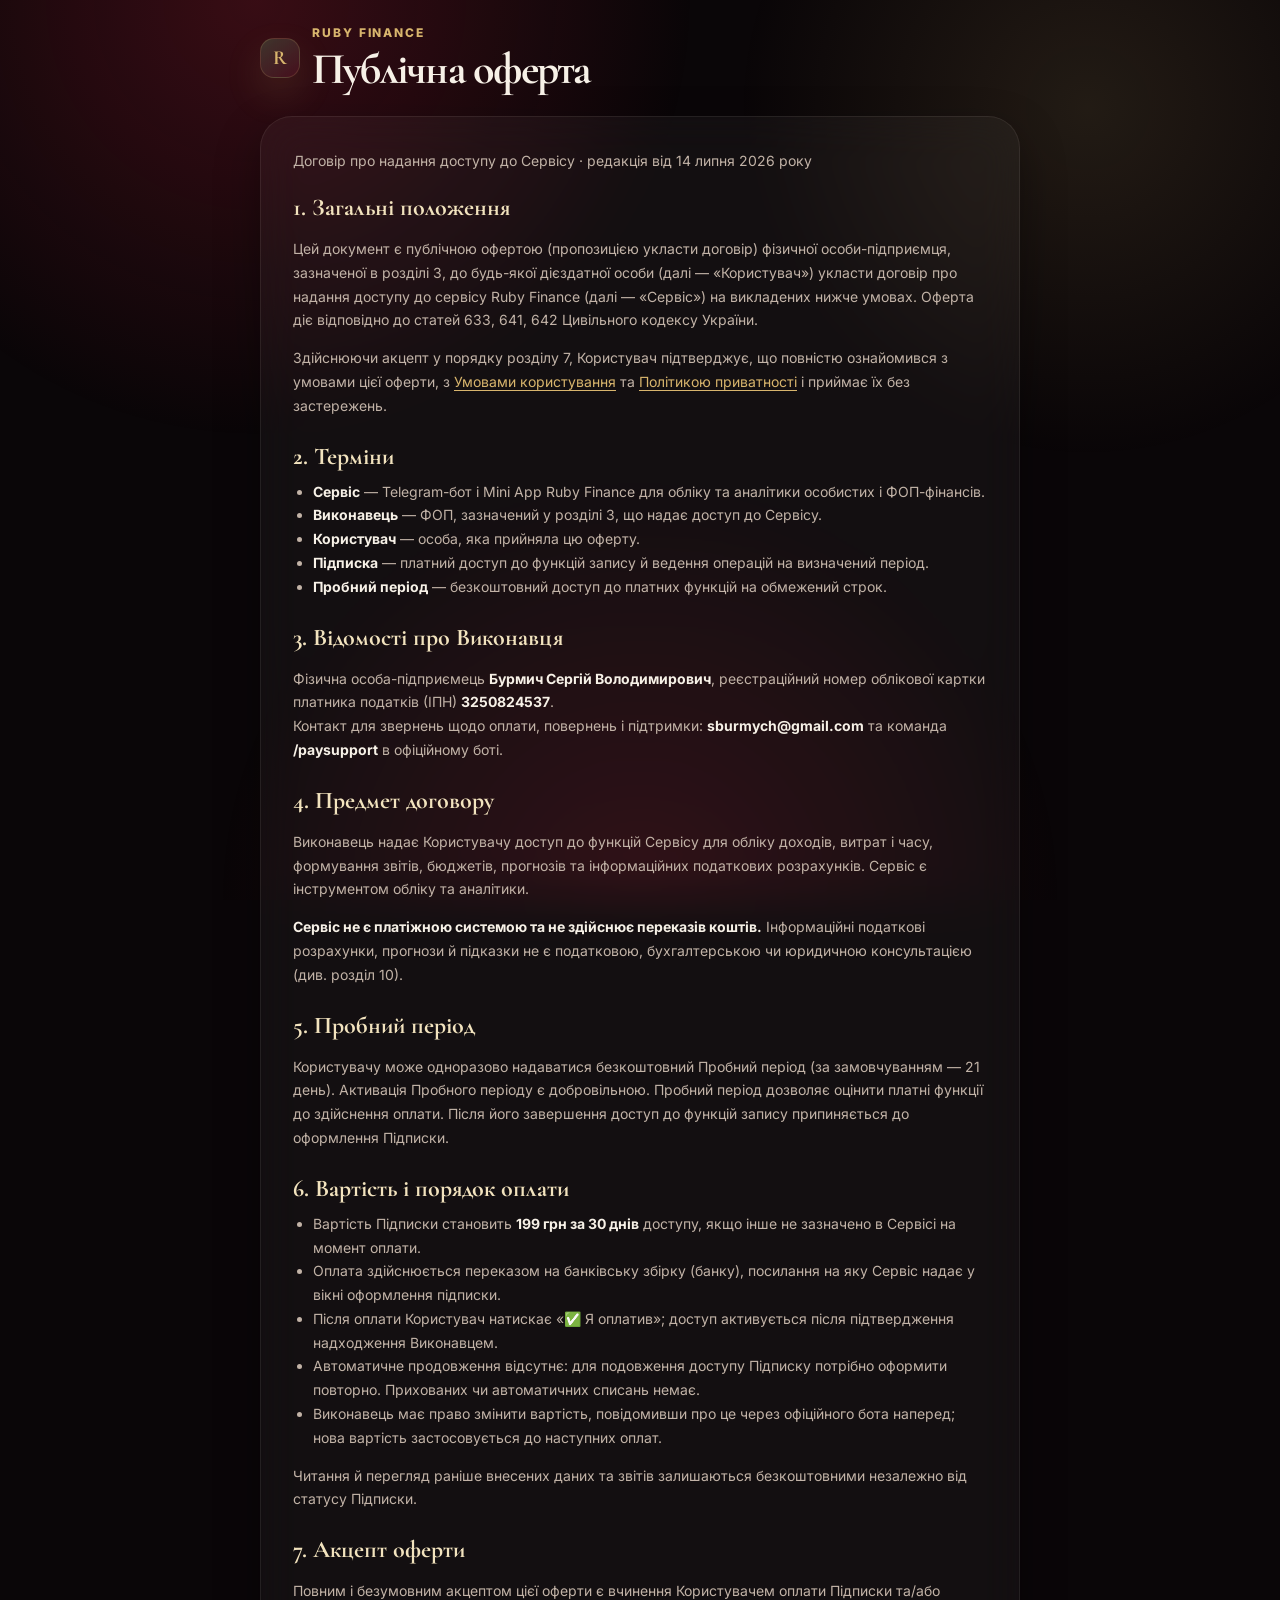
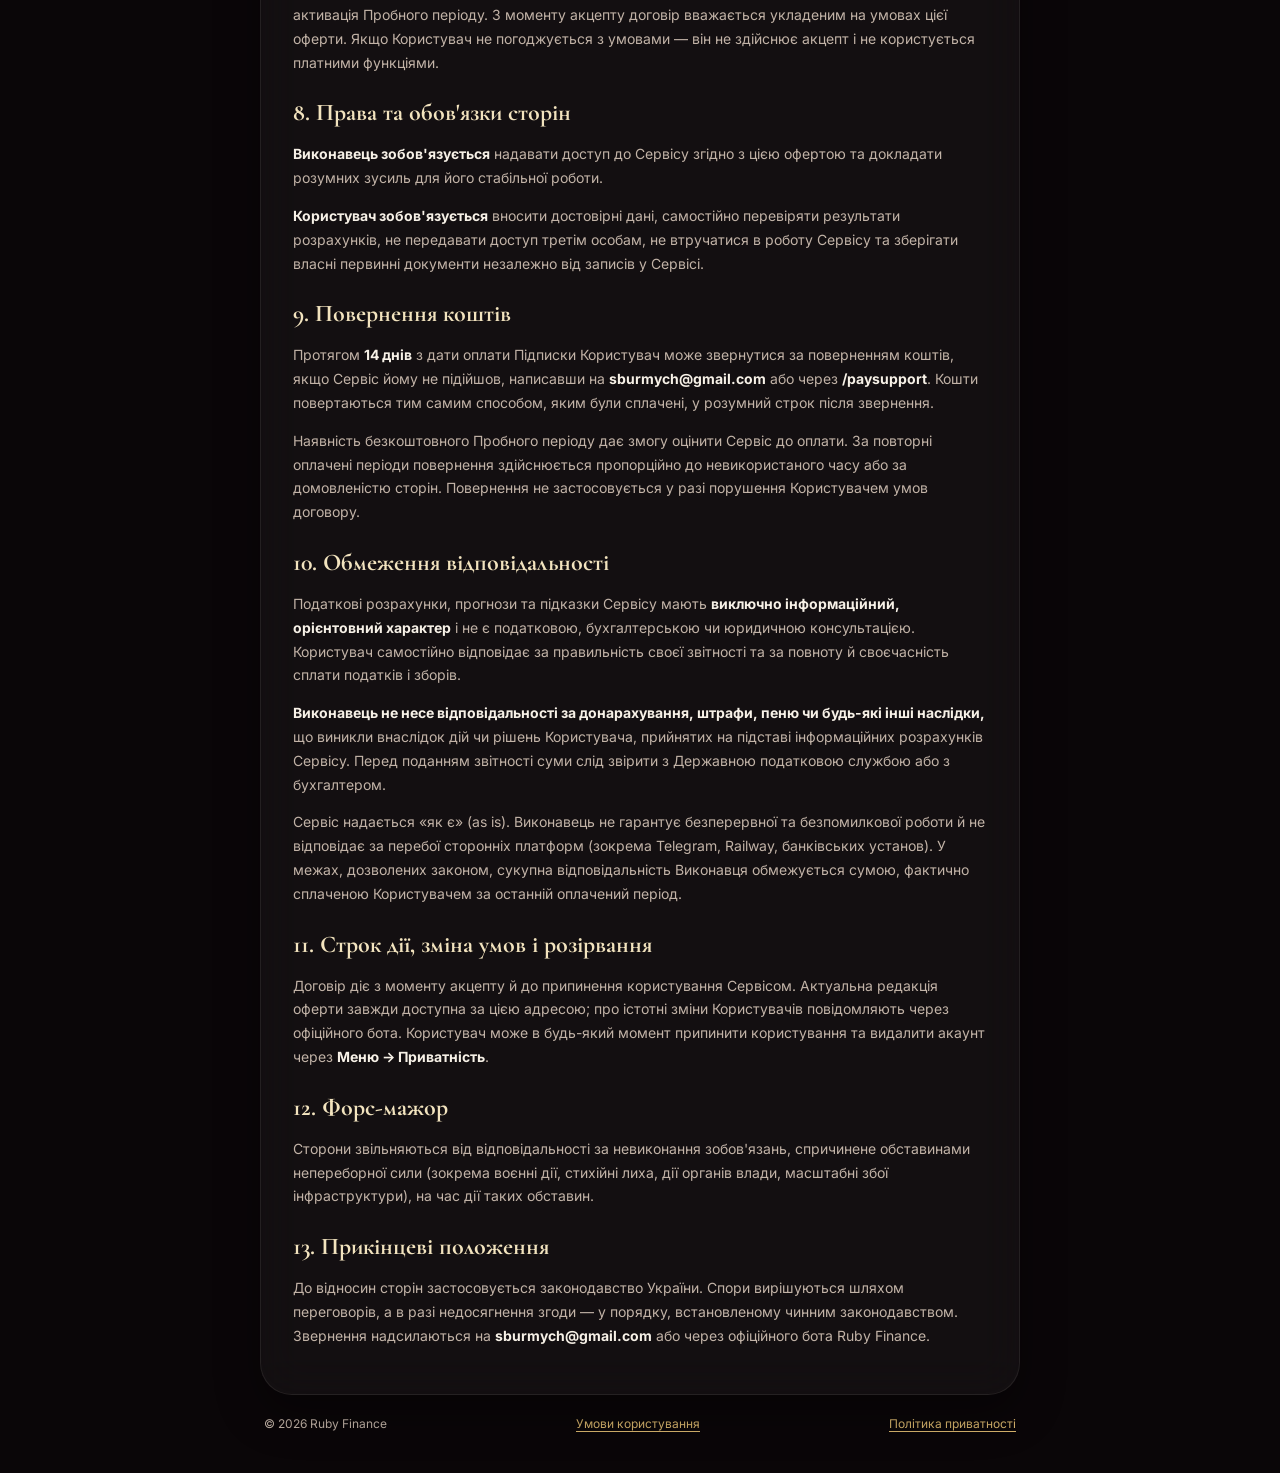
<file: miniapp/offer.html>
<!doctype html>
<html lang="uk" data-theme="dark">
<head>
  <meta charset="utf-8" />
  <meta name="viewport" content="width=device-width, initial-scale=1, viewport-fit=cover" />
  <meta name="theme-color" content="#0A0608" />
  <title>Публічна оферта — Ruby Finance</title>
  <link rel="preconnect" href="https://fonts.googleapis.com" />
  <link rel="preconnect" href="https://fonts.gstatic.com" crossorigin />
  <link href="https://fonts.googleapis.com/css2?family=Cormorant+Garamond:wght@500;600;700&family=Inter:wght@500;600;700;800&display=swap" rel="stylesheet" />
  <link rel="stylesheet" href="./css/tokens.css" />
  <link rel="stylesheet" href="./css/components.css" />
  <link rel="stylesheet" href="./css/legal.css" />
</head>
<body class="legal-page">
  <main class="legal-shell">
    <header class="legal-header">
      <div class="brand"><div class="monogram" aria-hidden="true">R</div></div>
      <div>
        <div class="eyebrow">Ruby Finance</div>
        <h1>Публічна оферта</h1>
      </div>
    </header>

    <article class="panel legal-card">
      <p class="legal-meta">Договір про надання доступу до Сервісу · редакція від 14 липня 2026 року</p>

      <h2>1. Загальні положення</h2>
      <p>
        Цей документ є публічною офертою (пропозицією укласти договір) фізичної
        особи-підприємця, зазначеної в розділі 3, до будь-якої дієздатної особи
        (далі — «Користувач») укласти договір про надання доступу до сервісу
        Ruby Finance (далі — «Сервіс») на викладених нижче умовах. Оферта діє
        відповідно до статей 633, 641, 642 Цивільного кодексу України.
      </p>
      <p>
        Здійснюючи акцепт у порядку розділу 7, Користувач підтверджує, що
        повністю ознайомився з умовами цієї оферти, з <a href="/terms">Умовами
        користування</a> та <a href="/privacy">Політикою приватності</a> і
        приймає їх без застережень.
      </p>

      <h2>2. Терміни</h2>
      <ul>
        <li><strong>Сервіс</strong> — Telegram-бот і Mini App Ruby Finance для обліку та аналітики особистих і ФОП-фінансів.</li>
        <li><strong>Виконавець</strong> — ФОП, зазначений у розділі 3, що надає доступ до Сервісу.</li>
        <li><strong>Користувач</strong> — особа, яка прийняла цю оферту.</li>
        <li><strong>Підписка</strong> — платний доступ до функцій запису й ведення операцій на визначений період.</li>
        <li><strong>Пробний період</strong> — безкоштовний доступ до платних функцій на обмежений строк.</li>
      </ul>

      <h2>3. Відомості про Виконавця</h2>
      <p>
        Фізична особа-підприємець <strong>Бурмич Сергій Володимирович</strong>,
        реєстраційний номер облікової картки платника податків (ІПН)
        <strong>3250824537</strong>.<br />
        Контакт для звернень щодо оплати, повернень і підтримки:
        <strong>sburmych@gmail.com</strong> та команда <strong>/paysupport</strong> в офіційному боті.
      </p>

      <h2>4. Предмет договору</h2>
      <p>
        Виконавець надає Користувачу доступ до функцій Сервісу для обліку доходів,
        витрат і часу, формування звітів, бюджетів, прогнозів та інформаційних
        податкових розрахунків. Сервіс є інструментом обліку та аналітики.
      </p>
      <p>
        <strong>Сервіс не є платіжною системою та не здійснює переказів коштів.</strong>
        Інформаційні податкові розрахунки, прогнози й підказки не є податковою,
        бухгалтерською чи юридичною консультацією (див. розділ 10).
      </p>

      <h2>5. Пробний період</h2>
      <p>
        Користувачу може одноразово надаватися безкоштовний Пробний період
        (за замовчуванням — 21 день). Активація Пробного періоду є добровільною.
        Пробний період дозволяє оцінити платні функції до здійснення оплати.
        Після його завершення доступ до функцій запису припиняється до
        оформлення Підписки.
      </p>

      <h2>6. Вартість і порядок оплати</h2>
      <ul>
        <li>Вартість Підписки становить <strong>199 грн за 30 днів</strong> доступу, якщо інше не зазначено в Сервісі на момент оплати.</li>
        <li>Оплата здійснюється переказом на банківську збірку (банку), посилання на яку Сервіс надає у вікні оформлення підписки.</li>
        <li>Після оплати Користувач натискає «✅ Я оплатив»; доступ активується після підтвердження надходження Виконавцем.</li>
        <li>Автоматичне продовження відсутнє: для подовження доступу Підписку потрібно оформити повторно. Прихованих чи автоматичних списань немає.</li>
        <li>Виконавець має право змінити вартість, повідомивши про це через офіційного бота наперед; нова вартість застосовується до наступних оплат.</li>
      </ul>
      <p>
        Читання й перегляд раніше внесених даних та звітів залишаються
        безкоштовними незалежно від статусу Підписки.
      </p>

      <h2>7. Акцепт оферти</h2>
      <p>
        Повним і безумовним акцептом цієї оферти є вчинення Користувачем
        оплати Підписки та/або активація Пробного періоду. З моменту акцепту
        договір вважається укладеним на умовах цієї оферти. Якщо Користувач не
        погоджується з умовами — він не здійснює акцепт і не користується
        платними функціями.
      </p>

      <h2>8. Права та обов'язки сторін</h2>
      <p><strong>Виконавець зобов'язується</strong> надавати доступ до Сервісу згідно з цією офертою та докладати розумних зусиль для його стабільної роботи.</p>
      <p><strong>Користувач зобов'язується</strong> вносити достовірні дані, самостійно перевіряти результати розрахунків, не передавати доступ третім особам, не втручатися в роботу Сервісу та зберігати власні первинні документи незалежно від записів у Сервісі.</p>

      <h2>9. Повернення коштів</h2>
      <p>
        Протягом <strong>14 днів</strong> з дати оплати Підписки Користувач може
        звернутися за поверненням коштів, якщо Сервіс йому не підійшов,
        написавши на <strong>sburmych@gmail.com</strong> або через
        <strong>/paysupport</strong>. Кошти повертаються тим самим способом, яким
        були сплачені, у розумний строк після звернення.
      </p>
      <p>
        Наявність безкоштовного Пробного періоду дає змогу оцінити Сервіс до
        оплати. За повторні оплачені періоди повернення здійснюється пропорційно
        до невикористаного часу або за домовленістю сторін. Повернення не
        застосовується у разі порушення Користувачем умов договору.
      </p>

      <h2>10. Обмеження відповідальності</h2>
      <p>
        Податкові розрахунки, прогнози та підказки Сервісу мають
        <strong>виключно інформаційний, орієнтовний характер</strong> і не є
        податковою, бухгалтерською чи юридичною консультацією. Користувач
        самостійно відповідає за правильність своєї звітності та за повноту й
        своєчасність сплати податків і зборів.
      </p>
      <p>
        <strong>Виконавець не несе відповідальності за донарахування, штрафи,
        пеню чи будь-які інші наслідки,</strong> що виникли внаслідок дій чи
        рішень Користувача, прийнятих на підставі інформаційних розрахунків
        Сервісу. Перед поданням звітності суми слід звірити з Державною
        податковою службою або з бухгалтером.
      </p>
      <p>
        Сервіс надається «як є» (as is). Виконавець не гарантує безперервної та
        безпомилкової роботи й не відповідає за перебої сторонніх платформ
        (зокрема Telegram, Railway, банківських установ). У межах, дозволених
        законом, сукупна відповідальність Виконавця обмежується сумою, фактично
        сплаченою Користувачем за останній оплачений період.
      </p>

      <h2>11. Строк дії, зміна умов і розірвання</h2>
      <p>
        Договір діє з моменту акцепту й до припинення користування Сервісом.
        Актуальна редакція оферти завжди доступна за цією адресою; про істотні
        зміни Користувачів повідомляють через офіційного бота. Користувач може
        в будь-який момент припинити користування та видалити акаунт через
        <strong>Меню → Приватність</strong>.
      </p>

      <h2>12. Форс-мажор</h2>
      <p>
        Сторони звільняються від відповідальності за невиконання зобов'язань,
        спричинене обставинами непереборної сили (зокрема воєнні дії, стихійні
        лиха, дії органів влади, масштабні збої інфраструктури), на час дії
        таких обставин.
      </p>

      <h2>13. Прикінцеві положення</h2>
      <p>
        До відносин сторін застосовується законодавство України. Спори
        вирішуються шляхом переговорів, а в разі недосягнення згоди — у
        порядку, встановленому чинним законодавством. Звернення надсилаються на
        <strong>sburmych@gmail.com</strong> або через офіційного бота Ruby Finance.
      </p>
    </article>

    <footer class="legal-footer">
      <span>© 2026 Ruby Finance</span>
      <a href="/terms">Умови користування</a>
      <a href="/privacy">Політика приватності</a>
    </footer>
  </main>
</body>
</html>
</file>
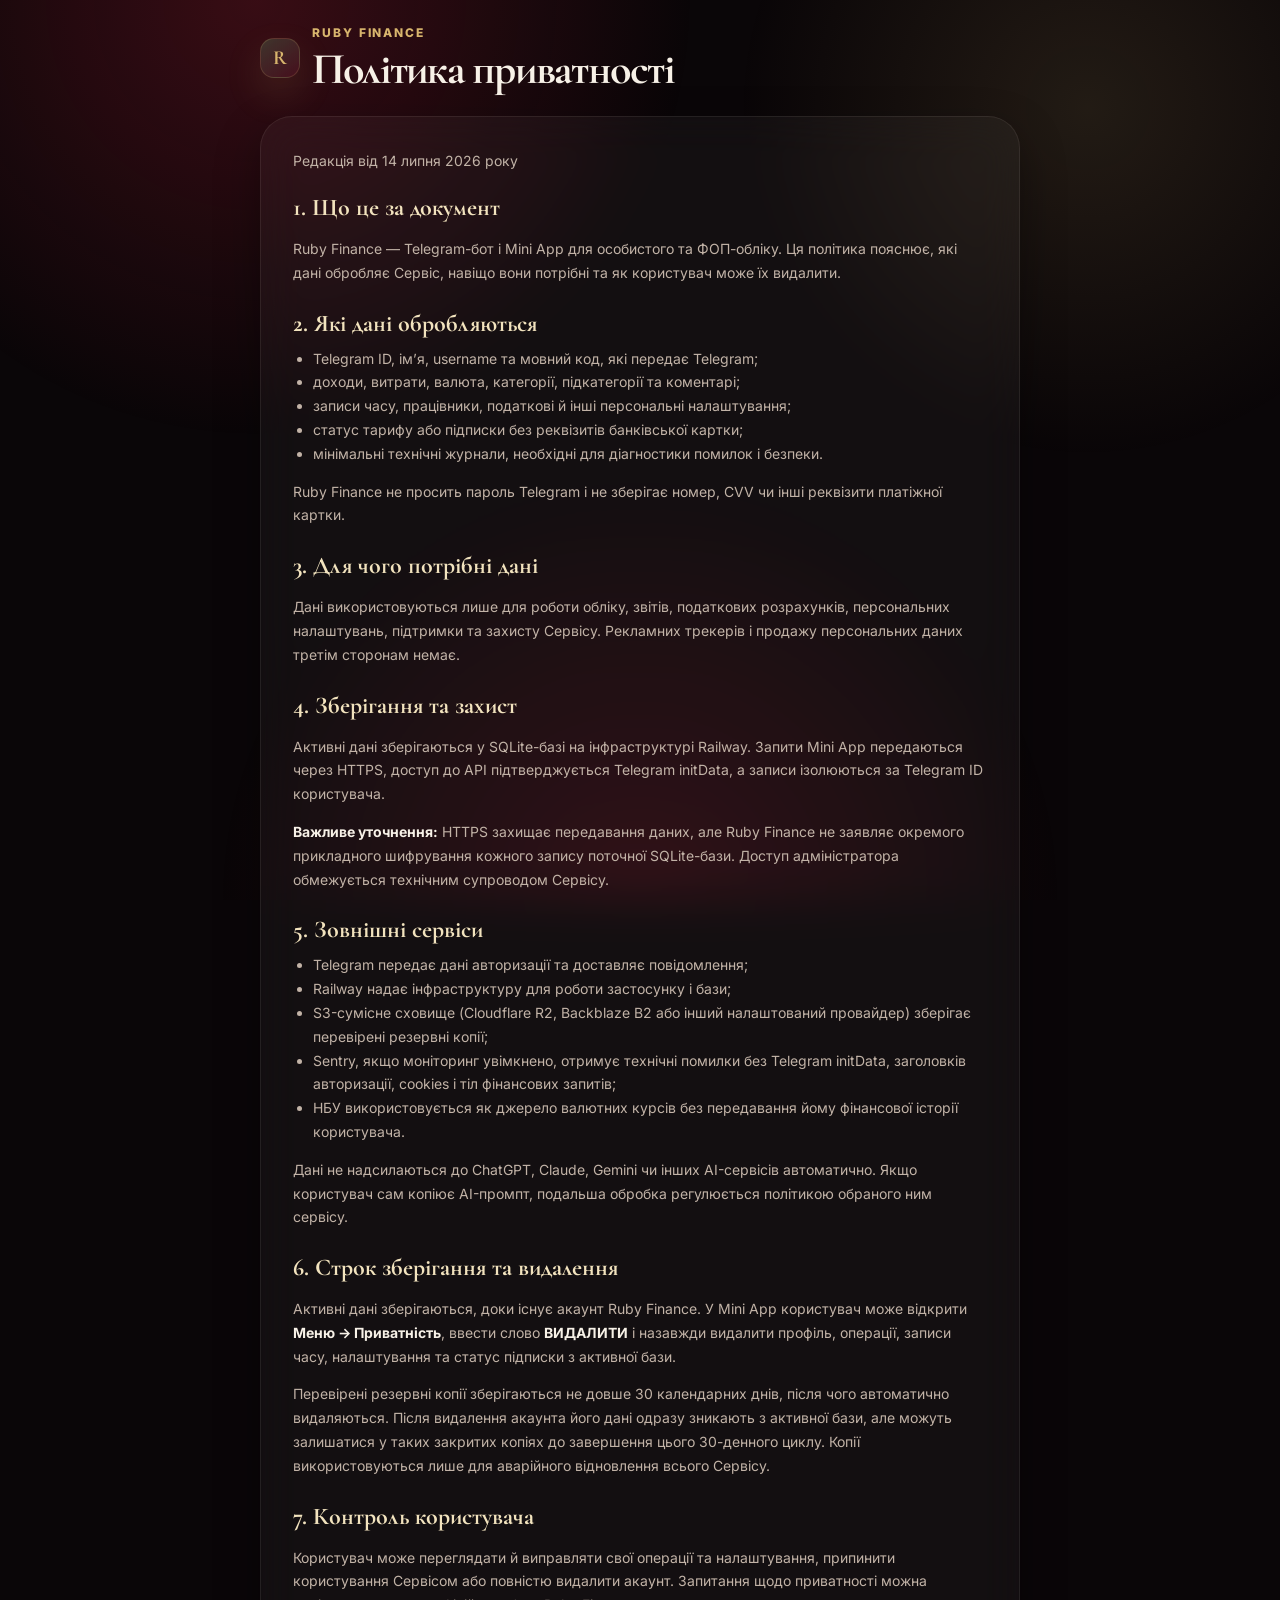
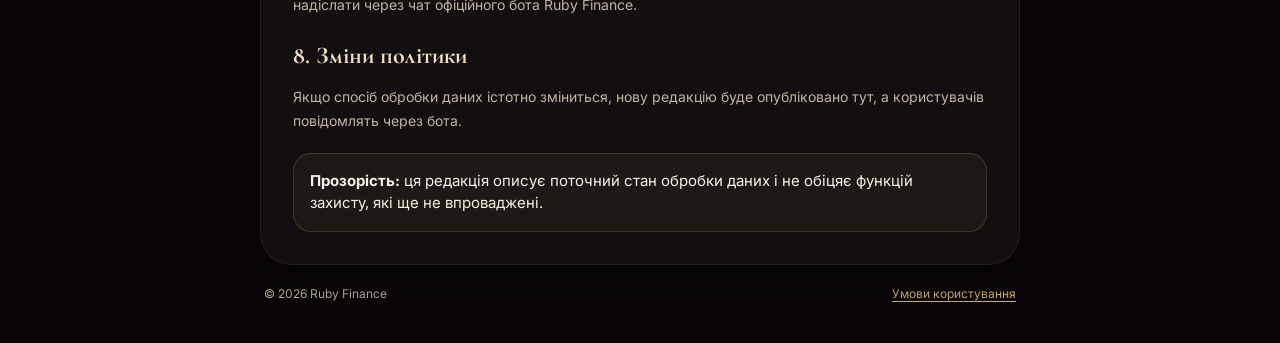
<file: miniapp/privacy.html>
<!doctype html>
<html lang="uk" data-theme="dark">
<head>
  <meta charset="utf-8" />
  <meta name="viewport" content="width=device-width, initial-scale=1, viewport-fit=cover" />
  <meta name="theme-color" content="#0A0608" />
  <title>Політика приватності — Ruby Finance</title>
  <link rel="preconnect" href="https://fonts.googleapis.com" />
  <link rel="preconnect" href="https://fonts.gstatic.com" crossorigin />
  <link href="https://fonts.googleapis.com/css2?family=Cormorant+Garamond:wght@500;600;700&family=Inter:wght@500;600;700;800&display=swap" rel="stylesheet" />
  <link rel="stylesheet" href="./css/tokens.css" />
  <link rel="stylesheet" href="./css/components.css" />
  <link rel="stylesheet" href="./css/legal.css" />
</head>
<body class="legal-page">
  <main class="legal-shell">
    <header class="legal-header">
      <div class="brand"><div class="monogram" aria-hidden="true">R</div></div>
      <div>
        <div class="eyebrow">Ruby Finance</div>
        <h1>Політика приватності</h1>
      </div>
    </header>

    <article class="panel legal-card">
      <p class="legal-meta">Редакція від 14 липня 2026 року</p>

      <h2>1. Що це за документ</h2>
      <p>
        Ruby Finance — Telegram-бот і Mini App для особистого та ФОП-обліку.
        Ця політика пояснює, які дані обробляє Сервіс, навіщо вони потрібні та
        як користувач може їх видалити.
      </p>

      <h2>2. Які дані обробляються</h2>
      <ul>
        <li>Telegram ID, ім’я, username та мовний код, які передає Telegram;</li>
        <li>доходи, витрати, валюта, категорії, підкатегорії та коментарі;</li>
        <li>записи часу, працівники, податкові й інші персональні налаштування;</li>
        <li>статус тарифу або підписки без реквізитів банківської картки;</li>
        <li>мінімальні технічні журнали, необхідні для діагностики помилок і безпеки.</li>
      </ul>
      <p>
        Ruby Finance не просить пароль Telegram і не зберігає номер, CVV чи
        інші реквізити платіжної картки.
      </p>

      <h2>3. Для чого потрібні дані</h2>
      <p>
        Дані використовуються лише для роботи обліку, звітів, податкових
        розрахунків, персональних налаштувань, підтримки та захисту Сервісу.
        Рекламних трекерів і продажу персональних даних третім сторонам немає.
      </p>

      <h2>4. Зберігання та захист</h2>
      <p>
        Активні дані зберігаються у SQLite-базі на інфраструктурі Railway.
        Запити Mini App передаються через HTTPS, доступ до API підтверджується
        Telegram initData, а записи ізолюються за Telegram ID користувача.
      </p>
      <p>
        <strong>Важливе уточнення:</strong> HTTPS захищає передавання даних,
        але Ruby Finance не заявляє окремого прикладного шифрування кожного
        запису поточної SQLite-бази. Доступ адміністратора обмежується
        технічним супроводом Сервісу.
      </p>

      <h2>5. Зовнішні сервіси</h2>
      <ul>
        <li>Telegram передає дані авторизації та доставляє повідомлення;</li>
        <li>Railway надає інфраструктуру для роботи застосунку і бази;</li>
        <li>S3-сумісне сховище (Cloudflare R2, Backblaze B2 або інший налаштований провайдер) зберігає перевірені резервні копії;</li>
        <li>Sentry, якщо моніторинг увімкнено, отримує технічні помилки без Telegram initData, заголовків авторизації, cookies і тіл фінансових запитів;</li>
        <li>НБУ використовується як джерело валютних курсів без передавання йому фінансової історії користувача.</li>
      </ul>
      <p>
        Дані не надсилаються до ChatGPT, Claude, Gemini чи інших AI-сервісів
        автоматично. Якщо користувач сам копіює AI-промпт, подальша обробка
        регулюється політикою обраного ним сервісу.
      </p>

      <h2>6. Строк зберігання та видалення</h2>
      <p>
        Активні дані зберігаються, доки існує акаунт Ruby Finance. У Mini App
        користувач може відкрити <strong>Меню → Приватність</strong>, ввести
        слово <strong>ВИДАЛИТИ</strong> і назавжди видалити профіль, операції,
        записи часу, налаштування та статус підписки з активної бази.
      </p>
      <p>
        Перевірені резервні копії зберігаються не довше 30 календарних днів,
        після чого автоматично видаляються. Після видалення акаунта його дані
        одразу зникають з активної бази, але можуть залишатися у таких закритих
        копіях до завершення цього 30-денного циклу. Копії використовуються
        лише для аварійного відновлення всього Сервісу.
      </p>

      <h2>7. Контроль користувача</h2>
      <p>
        Користувач може переглядати й виправляти свої операції та налаштування,
        припинити користування Сервісом або повністю видалити акаунт. Запитання
        щодо приватності можна надіслати через чат офіційного бота Ruby Finance.
      </p>

      <h2>8. Зміни політики</h2>
      <p>
        Якщо спосіб обробки даних істотно зміниться, нову редакцію буде
        опубліковано тут, а користувачів повідомлять через бота.
      </p>

      <div class="legal-note">
        <strong>Прозорість:</strong> ця редакція описує поточний стан обробки
        даних і не обіцяє функцій захисту, які ще не впроваджені.
      </div>
    </article>

    <footer class="legal-footer">
      <span>© 2026 Ruby Finance</span>
      <a href="/terms">Умови користування</a>
    </footer>
  </main>
</body>
</html>
</file>
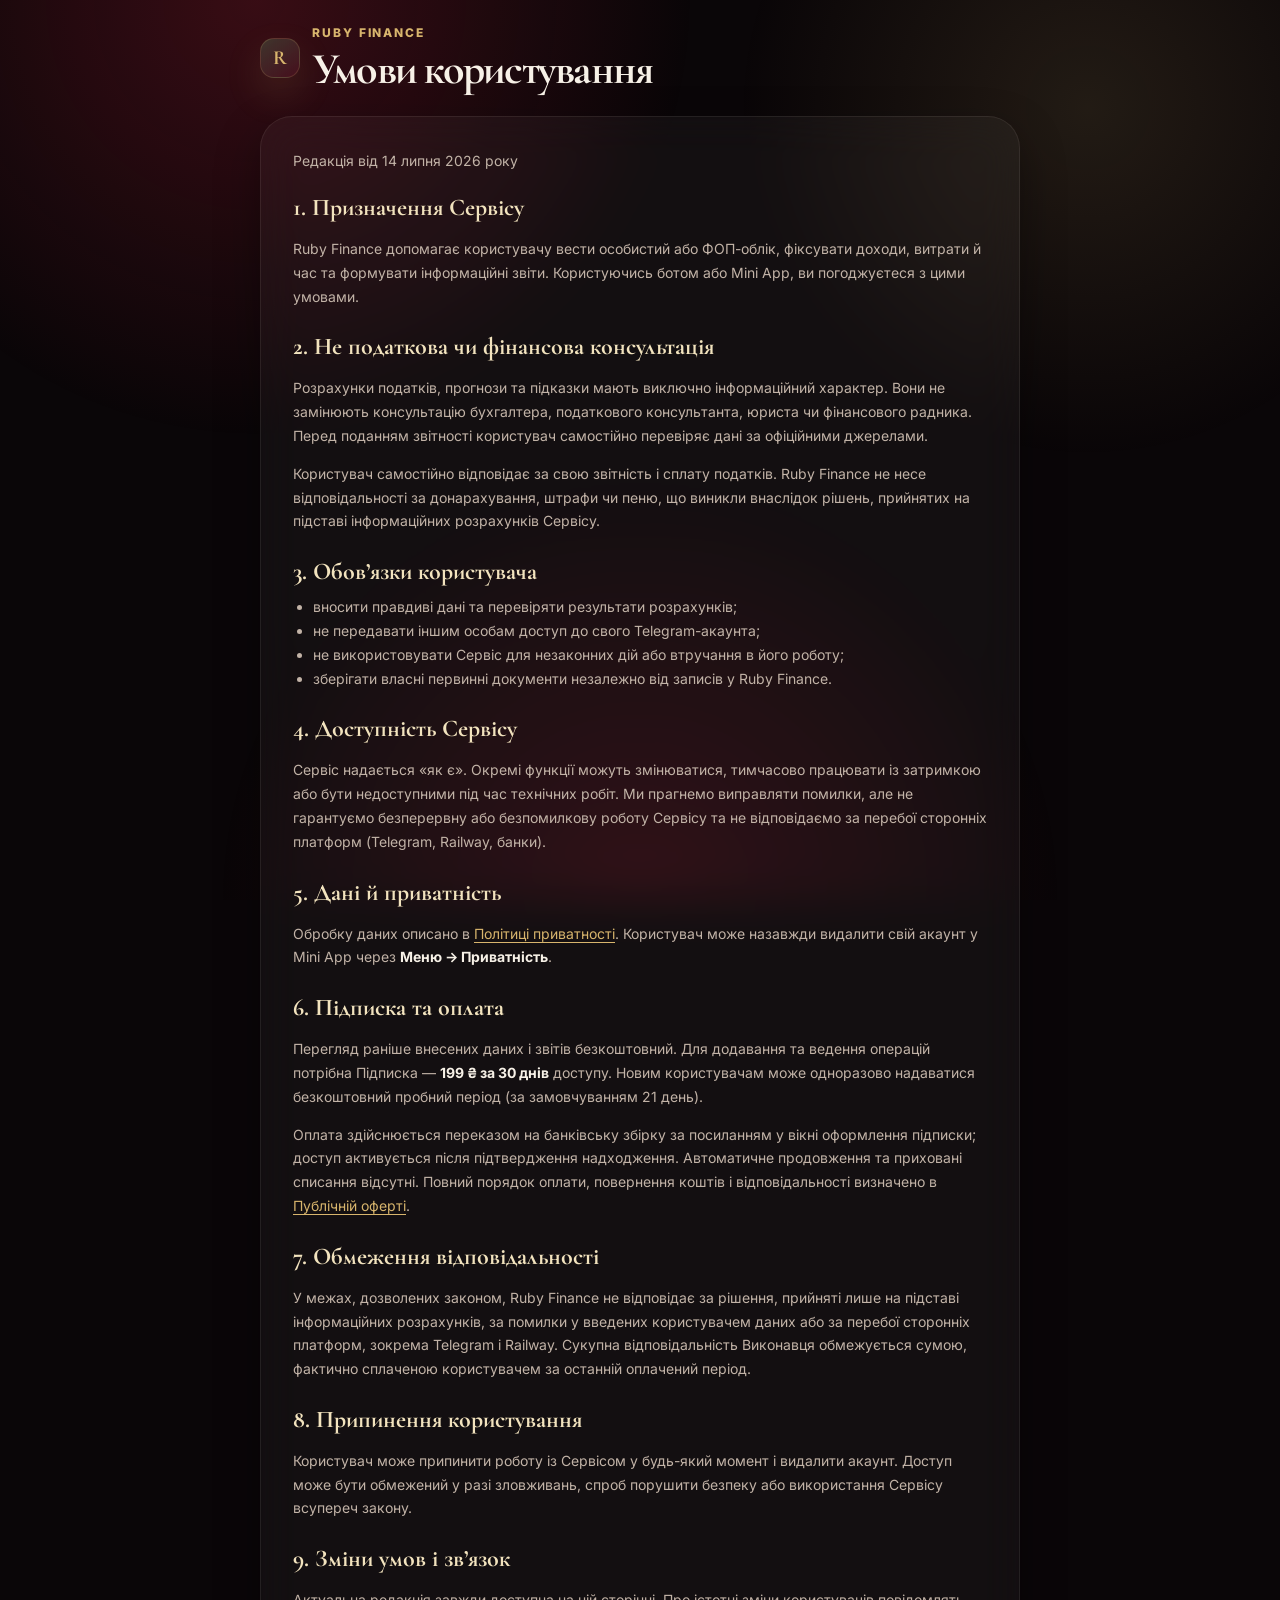
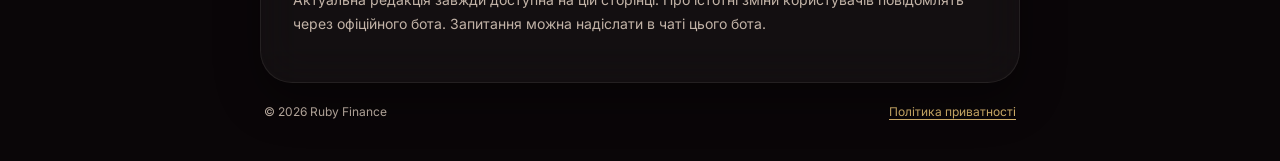
<file: miniapp/terms.html>
<!doctype html>
<html lang="uk" data-theme="dark">
<head>
  <meta charset="utf-8" />
  <meta name="viewport" content="width=device-width, initial-scale=1, viewport-fit=cover" />
  <meta name="theme-color" content="#0A0608" />
  <title>Умови користування — Ruby Finance</title>
  <link rel="preconnect" href="https://fonts.googleapis.com" />
  <link rel="preconnect" href="https://fonts.gstatic.com" crossorigin />
  <link href="https://fonts.googleapis.com/css2?family=Cormorant+Garamond:wght@500;600;700&family=Inter:wght@500;600;700;800&display=swap" rel="stylesheet" />
  <link rel="stylesheet" href="./css/tokens.css" />
  <link rel="stylesheet" href="./css/components.css" />
  <link rel="stylesheet" href="./css/legal.css" />
</head>
<body class="legal-page">
  <main class="legal-shell">
    <header class="legal-header">
      <div class="brand"><div class="monogram" aria-hidden="true">R</div></div>
      <div>
        <div class="eyebrow">Ruby Finance</div>
        <h1>Умови користування</h1>
      </div>
    </header>

    <article class="panel legal-card">
      <p class="legal-meta">Редакція від 14 липня 2026 року</p>

      <h2>1. Призначення Сервісу</h2>
      <p>
        Ruby Finance допомагає користувачу вести особистий або ФОП-облік,
        фіксувати доходи, витрати й час та формувати інформаційні звіти.
        Користуючись ботом або Mini App, ви погоджуєтеся з цими умовами.
      </p>

      <h2>2. Не податкова чи фінансова консультація</h2>
      <p>
        Розрахунки податків, прогнози та підказки мають виключно інформаційний
        характер. Вони не замінюють консультацію бухгалтера, податкового
        консультанта, юриста чи фінансового радника. Перед поданням звітності
        користувач самостійно перевіряє дані за офіційними джерелами.
      </p>
      <p>
        Користувач самостійно відповідає за свою звітність і сплату податків.
        Ruby Finance не несе відповідальності за донарахування, штрафи чи пеню,
        що виникли внаслідок рішень, прийнятих на підставі інформаційних
        розрахунків Сервісу.
      </p>

      <h2>3. Обов’язки користувача</h2>
      <ul>
        <li>вносити правдиві дані та перевіряти результати розрахунків;</li>
        <li>не передавати іншим особам доступ до свого Telegram-акаунта;</li>
        <li>не використовувати Сервіс для незаконних дій або втручання в його роботу;</li>
        <li>зберігати власні первинні документи незалежно від записів у Ruby Finance.</li>
      </ul>

      <h2>4. Доступність Сервісу</h2>
      <p>
        Сервіс надається «як є». Окремі функції можуть змінюватися, тимчасово
        працювати із затримкою або бути недоступними під час технічних робіт.
        Ми прагнемо виправляти помилки, але не гарантуємо безперервну або
        безпомилкову роботу Сервісу та не відповідаємо за перебої сторонніх
        платформ (Telegram, Railway, банки).
      </p>

      <h2>5. Дані й приватність</h2>
      <p>
        Обробку даних описано в <a href="/privacy">Політиці приватності</a>.
        Користувач може назавжди видалити свій акаунт у Mini App через
        <strong>Меню → Приватність</strong>.
      </p>

      <h2>6. Підписка та оплата</h2>
      <p>
        Перегляд раніше внесених даних і звітів безкоштовний. Для додавання та
        ведення операцій потрібна Підписка — <strong>199 ₴ за 30 днів</strong>
        доступу. Новим користувачам може одноразово надаватися безкоштовний
        пробний період (за замовчуванням 21 день).
      </p>
      <p>
        Оплата здійснюється переказом на банківську збірку за посиланням у вікні
        оформлення підписки; доступ активується після підтвердження надходження.
        Автоматичне продовження та приховані списання відсутні. Повний порядок
        оплати, повернення коштів і відповідальності визначено в
        <a href="/offer">Публічній оферті</a>.
      </p>

      <h2>7. Обмеження відповідальності</h2>
      <p>
        У межах, дозволених законом, Ruby Finance не відповідає за рішення,
        прийняті лише на підставі інформаційних розрахунків, за помилки у
        введених користувачем даних або за перебої сторонніх платформ,
        зокрема Telegram і Railway. Сукупна відповідальність Виконавця
        обмежується сумою, фактично сплаченою користувачем за останній
        оплачений період.
      </p>

      <h2>8. Припинення користування</h2>
      <p>
        Користувач може припинити роботу із Сервісом у будь-який момент і
        видалити акаунт. Доступ може бути обмежений у разі зловживань,
        спроб порушити безпеку або використання Сервісу всупереч закону.
      </p>

      <h2>9. Зміни умов і зв’язок</h2>
      <p>
        Актуальна редакція завжди доступна на цій сторінці. Про істотні зміни
        користувачів повідомлять через офіційного бота. Запитання можна
        надіслати в чаті цього бота.
      </p>
    </article>

    <footer class="legal-footer">
      <span>© 2026 Ruby Finance</span>
      <a href="/privacy">Політика приватності</a>
    </footer>
  </main>
</body>
</html>
</file>
<file: miniapp/css/tokens.css>
/* Ruby Finance — Design Tokens
   Luxury fintech palette with deep crimson + champagne accents.
   Dark-first; light variant inverts via [data-theme="light"]. */

:root {
  color-scheme: dark;

  /* ── Brand palette ─────────────────────────────────────────── */
  --ruby-ink:        #0A0608;   /* obsidian black, app background */
  --ruby-graphite:   #14101A;   /* secondary surfaces            */
  --ruby-fog:        #1E1820;   /* tertiary surfaces             */
  --ruby-line:       rgba(216, 181, 109, 0.18);
  --ruby-line-soft:  rgba(247, 241, 231, 0.08);

  --ruby-oxblood:    #3A0B14;
  --ruby-burgundy:   #6E0F1F;
  --ruby-primary:    #9B1B30;   /* signature crimson — CTA       */
  --ruby-primary-hot:#C2243B;   /* hover/active state            */

  --ruby-gold:       #D8B56D;   /* champagne hairline accents    */
  --ruby-gold-soft:  #F2E3BE;
  --ruby-ivory:      #F7F1E7;   /* primary text                  */
  --ruby-muted:      #C2B3A7;   /* secondary text, WCAG AA       */
  --ruby-dim:        #9A8C83;   /* tertiary text, WCAG AA        */

  --ruby-success:    #6FB67E;
  --ruby-danger:     #D45A4F;
  --ruby-warning:    #E8B863;

  /* ── Brand-locked surface vars (ignore Telegram theme on purpose) ──
     Ruby Finance ships its own identity. We do NOT inherit
     --tg-theme-*-color, because that lets a user's bright iOS theme
     wash out the luxury palette in daylight. */
  --tg-bg:          var(--ruby-ink);
  --tg-bg-sec:      var(--ruby-graphite);
  --tg-text:        var(--ruby-ivory);
  --tg-hint:        var(--ruby-muted);
  --tg-link:        var(--ruby-gold);
  --tg-button:      var(--ruby-primary);
  --tg-button-text: var(--ruby-ivory);

  /* ── Typography ────────────────────────────────────────────── */
  --font-ui: -apple-system, BlinkMacSystemFont, "SF Pro Display",
             "Inter", "Segoe UI", "Roboto", system-ui, sans-serif;
  --font-display: "Cormorant Garamond", "Georgia", "Times New Roman", serif;
  --font-mono: "SF Mono", "JetBrains Mono", "Menlo", monospace;

  --fs-12: 12px;
  --fs-13: 13px;
  --fs-14: 14px;
  --fs-15: 15px;
  --fs-17: 17px;
  --fs-20: 20px;
  --fs-24: 24px;
  --fs-32: 32px;
  --fs-44: 44px;
  --touch-target: 44px;

  --lh-tight: 1.05;
  --lh-snug:  1.25;
  --lh-base:  1.5;

  --tracking-eyebrow: 0.16em;
  --tracking-tight:  -0.04em;
  --tracking-hero:   -0.06em;

  /* ── Spacing scale (4px base) ──────────────────────────────── */
  --sp-1: 4px;
  --sp-2: 8px;
  --sp-3: 12px;
  --sp-4: 16px;
  --sp-5: 20px;
  --sp-6: 24px;
  --sp-8: 32px;
  --sp-10: 40px;
  --sp-12: 48px;

  /* ── Radius ────────────────────────────────────────────────── */
  --r-sm:  10px;
  --r-md:  14px;
  --r-lg:  18px;
  --r-xl:  24px;
  --r-2xl: 32px;
  --r-pill: 999px;

  /* ── Shadows / depth ──────────────────────────────────────── */
  --shadow-card: 0 18px 44px rgba(0, 0, 0, 0.36);
  --shadow-gold: 0 16px 38px rgba(216, 181, 109, 0.14);
  --shadow-crimson: 0 18px 38px rgba(155, 27, 48, 0.36);
  --shadow-deep:  0 32px 88px rgba(0, 0, 0, 0.54);

  /* ── Motion ────────────────────────────────────────────────── */
  --ease-out: cubic-bezier(.22,.61,.36,1);
  --t-fast:  120ms;
  --t-base:  220ms;
  --t-slow:  360ms;

  /* ── Layout chrome ─────────────────────────────────────────── */
  --nav-h: 76px;
  --safe-top: env(safe-area-inset-top, 0px);
  --safe-bottom: env(safe-area-inset-bottom, 0px);
  /* Telegram fullscreen overlays its own Close / ⋯ controls on top of the app.
     telegram.js sets this to safeAreaInset.top + contentSafeAreaInset.top so
     our header clears them; falls back to the OS notch when not fullscreen. */
  --tg-top-inset: env(safe-area-inset-top, 0px);
}

/* Light mode is intentionally NOT supported — Ruby Finance is dark-only.
   Re-assert dark palette under any prefers-color-scheme so iOS daytime
   schedules can't bleach the app. */
@media (prefers-color-scheme: light) {
  :root {
    color-scheme: dark;
    --ruby-ink:        #0A0608;
    --ruby-graphite:   #14101A;
    --ruby-fog:        #1E1820;
    --ruby-line:       rgba(216, 181, 109, 0.18);
    --ruby-line-soft:  rgba(247, 241, 231, 0.08);
    --ruby-oxblood:    #3A0B14;
    --ruby-burgundy:   #6E0F1F;
    --ruby-primary:    #9B1B30;
    --ruby-primary-hot:#C2243B;
    --ruby-gold:       #D8B56D;
    --ruby-gold-soft:  #F2E3BE;
    --ruby-ivory:      #F7F1E7;
    --ruby-muted:      #C2B3A7;
    --ruby-dim:        #9A8C83;
  }
}
</file>
<file: miniapp/css/components.css>
/* Ruby Finance — Base components */

* { box-sizing: border-box; -webkit-tap-highlight-color: transparent; }
html, body { margin: 0; padding: 0; min-height: 100%; }
button, [role="button"] {
  min-width: var(--touch-target);
  min-height: var(--touch-target);
  touch-action: manipulation;
}
:where(button, a, input, select, textarea, [tabindex]):focus-visible {
  outline: 3px solid var(--ruby-gold-soft);
  outline-offset: 3px;
}
body {
  background: var(--ruby-ink);
  color: var(--ruby-ivory);
  font-family: var(--font-ui);
  font-size: var(--fs-15);
  line-height: var(--lh-base);
  -webkit-font-smoothing: antialiased;
  text-rendering: optimizeLegibility;
  padding-top: var(--safe-top);
  padding-bottom: calc(var(--nav-h) + var(--safe-bottom) + var(--sp-4));
  overscroll-behavior-y: contain;
  /* iOS Safari overrides via prefers-color-scheme need an explicit signal */
  color-scheme: dark;
}

/* Ambient background — radial crimson glow, gold corner */
body::before {
  content: "";
  position: fixed;
  inset: 0;
  pointer-events: none;
  z-index: 0;
  background:
    radial-gradient(circle at 20% 0%,  rgba(155, 27, 48, 0.32), transparent 32%),
    radial-gradient(circle at 85% 12%, rgba(216, 181, 109, 0.12), transparent 26%),
    radial-gradient(circle at 50% 100%, rgba(110, 15, 31, 0.32), transparent 38%);
}

#root, main { position: relative; z-index: 1; }

/* ── Header ─────────────────────────────────────────────────── */
.app-header {
  padding: calc(var(--sp-3) + var(--tg-top-inset)) var(--sp-5) var(--sp-2);
  display: flex; align-items: center; justify-content: space-between;
  gap: var(--sp-3);
}
.brand { display: flex; align-items: center; gap: var(--sp-3); }
.brand .monogram {
  width: 40px; height: 40px;
  display: grid; place-items: center;
  background:
    linear-gradient(145deg, rgba(216,181,109,.22), rgba(110,15,31,.55)),
    var(--ruby-graphite);
  border: 1px solid var(--ruby-line);
  border-radius: var(--r-md);
  color: var(--ruby-gold);
  font-family: var(--font-display);
  font-size: var(--fs-20);
  font-weight: 700;
  letter-spacing: var(--tracking-tight);
  box-shadow: var(--shadow-gold);
}
.brand .wordmark { display: flex; flex-direction: column; }
.brand .eyebrow {
  font-size: var(--fs-12);
  letter-spacing: var(--tracking-eyebrow);
  text-transform: uppercase;
  color: var(--ruby-gold);
  font-weight: 700;
  line-height: 1;
}
.brand .screen-title {
  font-family: var(--font-display);
  font-size: var(--fs-24);
  line-height: var(--lh-tight);
  letter-spacing: var(--tracking-tight);
  color: var(--ruby-ivory);
  font-weight: 700;
  margin-top: 2px;
}
.ghost-btn {
  width: 40px; height: 40px;
  border: 1px solid var(--ruby-line);
  background: rgba(255,255,255,.04);
  color: var(--ruby-gold);
  border-radius: var(--r-md);
  display: grid; place-items: center;
  cursor: pointer;
  transition: transform var(--t-fast) var(--ease-out),
              background var(--t-fast) var(--ease-out);
}
.ghost-btn:active { transform: scale(0.96); background: rgba(255,255,255,.08); }

/* ── Cards & panels ─────────────────────────────────────────── */
.panel, .card {
  border-radius: var(--r-2xl);
  background: rgba(255,255,255,.038);
  border: 1px solid var(--ruby-line-soft);
  box-shadow: var(--shadow-card);
  backdrop-filter: blur(22px);
  -webkit-backdrop-filter: blur(22px);
}

/* ── Balance card (hero) ───────────────────────────────────── */
.balance-card {
  position: relative; overflow: hidden;
  padding: var(--sp-6);
  border-radius: var(--r-2xl);
  background:
    radial-gradient(circle at 88% 6%, rgba(216,181,109,.34), transparent 28%),
    linear-gradient(135deg, #2A0710 0%, #6E0F1F 50%, #100507 100%);
  border: 1px solid rgba(216,181,109,.28);
  box-shadow: var(--shadow-card);
  min-height: 200px;
}
.balance-card::before {
  content: "";
  position: absolute; inset: 12px;
  border-radius: calc(var(--r-2xl) - 12px);
  border: 1px solid rgba(216,181,109,.14);
  pointer-events: none;
}
.balance-label {
  font-size: var(--fs-12);
  letter-spacing: var(--tracking-eyebrow);
  text-transform: uppercase;
  color: var(--ruby-muted);
  font-weight: 700;
}
.balance-value {
  margin-top: var(--sp-3);
  font-family: var(--font-display);
  font-size: var(--fs-44);
  line-height: var(--lh-tight);
  letter-spacing: var(--tracking-hero);
  color: var(--ruby-ivory);
  font-weight: 700;
}
.balance-sub {
  margin-top: var(--sp-2);
  color: var(--ruby-gold);
  font-size: var(--fs-13);
  font-weight: 700;
}
.balance-card .metric-row {
  display: grid; grid-template-columns: 1fr 1fr;
  gap: var(--sp-3); margin-top: var(--sp-6);
}
.metric-row .metric {
  padding: var(--sp-3);
  border-radius: var(--r-lg);
  background: rgba(255,255,255,.05);
  border: 1px solid rgba(216,181,109,.14);
}
.metric span {
  display: block;
  color: var(--ruby-muted);
  font-size: var(--fs-12);
  text-transform: uppercase;
  letter-spacing: var(--tracking-eyebrow);
  font-weight: 700;
}
.metric strong {
  display: block;
  margin-top: 6px;
  color: var(--ruby-ivory);
  font-size: var(--fs-17);
  font-weight: 750;
  letter-spacing: var(--tracking-tight);
}

/* ── Section heading ────────────────────────────────────────── */
.section-head {
  margin: var(--sp-6) var(--sp-1) var(--sp-3);
  display: flex; align-items: baseline; justify-content: space-between;
}
.section-title {
  font-size: var(--fs-15);
  font-weight: 800;
  color: var(--ruby-ivory);
  letter-spacing: -0.01em;
}
.section-link {
  background: transparent; border: 0;
  color: var(--ruby-gold);
  font-size: var(--fs-13); font-weight: 800;
  cursor: pointer;
}

/* ── Quick actions ──────────────────────────────────────────── */
.quick-actions {
  display: grid;
  grid-template-columns: repeat(3, 1fr);
  gap: var(--sp-2);
  margin: var(--sp-4) 0;
}
.quick-action {
  min-height: 86px;
  border: 1px solid var(--ruby-line-soft);
  background: rgba(255,255,255,.04);
  color: var(--ruby-ivory);
  border-radius: var(--r-xl);
  padding: var(--sp-3);
  text-align: left;
  cursor: pointer;
  transition: transform var(--t-fast) var(--ease-out),
              background var(--t-fast) var(--ease-out),
              border-color var(--t-fast) var(--ease-out);
}
.quick-action:active { transform: scale(0.97); background: rgba(255,255,255,.08); }
.quick-action .icon {
  width: 32px; height: 32px;
  display: grid; place-items: center;
  border-radius: var(--r-md);
  border: 1px solid var(--ruby-line);
  color: var(--ruby-gold);
  font-family: var(--font-display);
  font-size: var(--fs-17);
  font-weight: 800;
  margin-bottom: var(--sp-3);
}
.quick-action .label {
  display: block;
  font-size: var(--fs-13);
  font-weight: 800;
  letter-spacing: -0.02em;
  color: var(--ruby-ivory);
}
.quick-action .sub {
  display: block;
  margin-top: 2px;
  font-size: var(--fs-12);
  color: var(--ruby-muted);
  font-weight: 600;
}

/* ── Rows / lists ──────────────────────────────────────────── */
.row-list { display: flex; flex-direction: column; gap: var(--sp-2); }
.row {
  display: grid;
  grid-template-columns: 44px 1fr auto;
  align-items: center;
  gap: var(--sp-3);
  padding: var(--sp-3);
  border-radius: var(--r-xl);
  background: rgba(255,255,255,.038);
  border: 1px solid var(--ruby-line-soft);
  transition: background var(--t-fast) var(--ease-out);
}
.row:active { background: rgba(255,255,255,.06); }
.row-action {
  width: 100%;
  color: inherit;
  font: inherit;
  text-align: left;
  cursor: pointer;
}
.row-action > span:not(.avatar, .row-chevron) {
  display: block;
  min-width: 0;
}
.row-action .row-title,
.row-action .row-meta { display: block; }
.row .avatar {
  width: 44px; height: 44px;
  display: grid; place-items: center;
  border-radius: var(--r-md);
  background: linear-gradient(145deg, rgba(216,181,109,.14), rgba(110,15,31,.20));
  border: 1px solid var(--ruby-line-soft);
  color: var(--ruby-gold);
  font-size: var(--fs-17);
  font-weight: 800;
}
.row .row-title {
  font-size: var(--fs-14);
  font-weight: 800;
  color: var(--ruby-ivory);
  letter-spacing: -0.02em;
}
.row .row-meta {
  margin-top: 2px;
  color: var(--ruby-muted);
  font-size: var(--fs-12);
  font-weight: 600;
}
.row .row-chevron { color: var(--ruby-dim); font-size: var(--fs-17); }
.amount { font-size: var(--fs-14); font-weight: 850; letter-spacing: -0.02em; }
.amount.income  { color: var(--ruby-success); }
.amount.expense { color: var(--ruby-danger); }

/* ── Segmented control ──────────────────────────────────────── */
.segmented {
  display: grid; grid-auto-flow: column; grid-auto-columns: 1fr;
  gap: 4px; padding: 4px;
  border-radius: var(--r-lg);
  background: rgba(255,255,255,.04);
  border: 1px solid var(--ruby-line-soft);
  margin-bottom: var(--sp-4);
}
.segment {
  border: 0; background: transparent;
  border-radius: var(--r-md);
  padding: 10px 8px;
  color: var(--ruby-muted);
  font-size: var(--fs-12); font-weight: 800;
  cursor: pointer;
  transition: all var(--t-fast) var(--ease-out);
}
.segment.active {
  color: var(--ruby-gold);
  background: linear-gradient(145deg, rgba(216,181,109,.14), rgba(110,15,31,.34));
  box-shadow: inset 0 0 0 1px rgba(216,181,109,.22);
}

/* ── Forms ──────────────────────────────────────────────────── */
.field { display: grid; gap: 8px; margin-bottom: var(--sp-3); }
.field label {
  font-size: var(--fs-12);
  letter-spacing: var(--tracking-eyebrow);
  text-transform: uppercase;
  font-weight: 800;
  color: var(--ruby-gold);
}
.input, input[type="text"], input[type="number"], select, textarea {
  width: 100%;
  border: 1px solid var(--ruby-line-soft);
  background: rgba(255,255,255,.04);
  color: var(--ruby-ivory);
  min-height: 52px;
  padding: 14px 16px;
  border-radius: var(--r-lg);
  outline: none;
  font-size: var(--fs-15);
  font-weight: 700;
  font-family: var(--font-ui);
  transition: border-color var(--t-fast) var(--ease-out),
              background var(--t-fast) var(--ease-out);
}
.input:focus, input:focus, select:focus, textarea:focus {
  border-color: var(--ruby-gold);
  background: rgba(255,255,255,.06);
}
.amount-input {
  min-height: 80px;
  font-family: var(--font-display);
  font-size: var(--fs-44);
  font-weight: 800;
  letter-spacing: var(--tracking-hero);
  text-align: center;
}
.chip-grid { display: flex; flex-wrap: wrap; gap: var(--sp-2); }
.chip {
  border: 1px solid var(--ruby-line-soft);
  background: rgba(255,255,255,.04);
  color: var(--ruby-muted);
  border-radius: var(--r-pill);
  padding: 10px 14px;
  font-size: var(--fs-12);
  font-weight: 800;
  cursor: pointer;
  transition: all var(--t-fast) var(--ease-out);
}
.chip.active {
  color: var(--ruby-gold);
  border-color: var(--ruby-gold);
  background: rgba(216,181,109,.10);
}

/* ── Buttons ────────────────────────────────────────────────── */
.btn {
  width: 100%;
  min-height: 56px;
  border-radius: var(--r-lg);
  border: 1px solid transparent;
  font-size: var(--fs-14); font-weight: 800;
  letter-spacing: 0.02em;
  cursor: pointer;
  transition: transform var(--t-fast) var(--ease-out),
              opacity var(--t-fast) var(--ease-out);
}
.btn:active { transform: scale(0.985); }
.btn-primary {
  color: var(--ruby-ivory);
  background: linear-gradient(135deg, var(--ruby-burgundy), var(--ruby-primary));
  border-color: rgba(216,181,109,.38);
  box-shadow: var(--shadow-crimson);
}
.btn-secondary {
  color: var(--ruby-ivory);
  background: rgba(255,255,255,.06);
  border-color: var(--ruby-line);
}
.btn-ghost {
  color: var(--ruby-gold);
  background: transparent;
  border-color: var(--ruby-line);
}

/* ── Bottom navigation (floating glass) ─────────────────────── */
.bottom-nav {
  position: fixed;
  left: var(--sp-3); right: var(--sp-3);
  bottom: calc(var(--safe-bottom) + var(--sp-3));
  height: var(--nav-h);
  display: grid;
  grid-template-columns: repeat(5, 1fr);
  gap: 2px;
  padding: var(--sp-2);
  border-radius: var(--r-2xl);
  background: rgba(10,6,8,.78);
  border: 1px solid var(--ruby-line);
  box-shadow: 0 18px 58px rgba(0,0,0,.46);
  backdrop-filter: blur(24px);
  -webkit-backdrop-filter: blur(24px);
  z-index: 10;
}
.nav-item {
  border: 0; background: transparent;
  color: var(--ruby-muted);
  cursor: pointer;
  display: flex; flex-direction: column; align-items: center; gap: 4px;
  border-radius: var(--r-md);
  padding: 6px 2px;
  font-size: var(--fs-12); font-weight: 800; letter-spacing: 0.02em;
  transition: color var(--t-fast) var(--ease-out);
}
.nav-item .nav-icon {
  width: 22px; height: 22px;
  display: grid; place-items: center;
  border-radius: 8px;
  border: 1px solid transparent;
  font-family: var(--font-display);
  font-size: 12px; font-weight: 900;
}
.nav-item.active { color: var(--ruby-gold); }
.nav-item.active .nav-icon {
  border-color: var(--ruby-line);
  background: rgba(216,181,109,.10);
}

/* ── Toast ──────────────────────────────────────────────────── */
.toast {
  position: fixed;
  left: var(--sp-4); right: var(--sp-4);
  bottom: calc(var(--nav-h) + var(--safe-bottom) + var(--sp-6));
  padding: 14px 16px;
  border-radius: var(--r-lg);
  background: rgba(10,6,8,.92);
  border: 1px solid var(--ruby-line);
  color: var(--ruby-ivory);
  font-size: var(--fs-13);
  font-weight: 800;
  box-shadow: var(--shadow-deep);
  opacity: 0;
  transform: translateY(12px);
  transition: opacity var(--t-base) var(--ease-out),
              transform var(--t-base) var(--ease-out);
  pointer-events: none;
  z-index: 20;
}
.toast.show { opacity: 1; transform: translateY(0); }

/* ── Skeleton loader ────────────────────────────────────────── */
.sk {
  background: linear-gradient(90deg, rgba(255,255,255,.04), rgba(255,255,255,.08), rgba(255,255,255,.04));
  background-size: 200% 100%;
  animation: sk 1.4s linear infinite;
  border-radius: 8px;
}
@keyframes sk { from { background-position: 200% 0; } to { background-position: -200% 0; } }

/* ── Screen routing ─────────────────────────────────────────── */
.screen { display: none; animation: appear var(--t-base) var(--ease-out); }
.screen.active { display: block; }
@keyframes appear {
  from { opacity: 0; transform: translateY(8px); }
  to   { opacity: 1; transform: translateY(0); }
}
.content { padding: 0 var(--sp-4); max-width: 480px; margin: 0 auto; }

/* ── Donut + bars (reports) ─────────────────────────────────── */
.donut {
  width: 120px; height: 120px;
  border-radius: 50%;
  position: relative;
  box-shadow: 0 14px 36px rgba(0,0,0,.28);
}
.donut::after {
  content: ""; position: absolute; inset: 22px;
  border-radius: 50%;
  background: var(--ruby-ink);
  border: 1px solid var(--ruby-line-soft);
}
.legend { display: flex; flex-direction: column; gap: 8px; }
.legend-item {
  display: grid; grid-template-columns: 10px minmax(0, 1fr) auto;
  gap: 10px; align-items: center;
  color: var(--ruby-muted);
  font-size: var(--fs-12); font-weight: 700;
}
.legend-item strong { color: var(--ruby-ivory); font-weight: 800; white-space: nowrap; }
/* Long category names must truncate, never paint over the amount. */
.legend-name { min-width: 0; overflow: hidden; text-overflow: ellipsis; white-space: nowrap; }
.legend-item .legend-pct { color: var(--ruby-muted); font-weight: 700; margin-left: 2px; }
.swatch { width: 10px; height: 10px; border-radius: 50%; }
.bars { display: flex; flex-direction: column; gap: var(--sp-3); }
.bar-meta {
  display: flex; justify-content: space-between; align-items: baseline;
  gap: 8px;
  font-size: var(--fs-12); font-weight: 700;
  color: var(--ruby-muted);
}
.bar-meta strong { color: var(--ruby-ivory); flex: 0 0 auto; white-space: nowrap; }
.bar-name { flex: 1 1 auto; min-width: 0; overflow: hidden; text-overflow: ellipsis; white-space: nowrap; }
.bar-track {
  margin-top: 6px;
  height: 8px;
  border-radius: var(--r-pill);
  background: rgba(255,255,255,.06);
  overflow: hidden;
}
.bar-fill {
  height: 100%;
  border-radius: inherit;
  background: linear-gradient(90deg, var(--ruby-burgundy), var(--ruby-gold));
}

/* ── Numpad ─────────────────────────────────────────────────── */
.numpad {
  display: grid;
  grid-template-columns: repeat(3, 1fr);
  gap: var(--sp-2);
  margin-top: var(--sp-4);
}
.numkey {
  min-height: 56px;
  border-radius: var(--r-lg);
  background: rgba(255,255,255,.05);
  border: 1px solid var(--ruby-line-soft);
  color: var(--ruby-ivory);
  font-size: var(--fs-20);
  font-weight: 700;
  font-family: var(--font-display);
  cursor: pointer;
  transition: background var(--t-fast) var(--ease-out),
              transform var(--t-fast) var(--ease-out);
}
.numkey:active { background: rgba(255,255,255,.10); transform: scale(0.97); }
.numkey.action { color: var(--ruby-gold); background: rgba(216,181,109,.08); }

/* Reports navigation and keyboard-accessible drill rows */
.reports-tab-shell {
  position: relative;
  margin: 0 calc(-1 * var(--sp-4));
}
.reports-tab-shell::before,
.reports-tab-shell::after {
  content: "";
  position: absolute;
  top: 0;
  bottom: var(--sp-3);
  width: 28px;
  z-index: 2;
  pointer-events: none;
  opacity: 1;
  transition: opacity var(--t-fast) var(--ease-out);
}
.reports-tab-shell::before {
  left: 0;
  background: linear-gradient(90deg, var(--ruby-ink), transparent);
}
.reports-tab-shell::after {
  right: 0;
  background: linear-gradient(270deg, var(--ruby-ink), transparent);
}
.reports-tab-shell.at-start::before,
.reports-tab-shell.at-end::after { opacity: 0; }
.reports-tab-shell .tab-strip {
  margin-inline: 0;
  scroll-padding-inline: var(--sp-4);
}
.reports-tab-shell .tab-strip .tab { min-height: var(--touch-target); }
.report-ai-action {
  width: 100%;
  display: flex;
  align-items: center;
  justify-content: space-between;
  gap: var(--sp-3);
  margin: 0 0 var(--sp-4);
  padding: var(--sp-3) var(--sp-4);
  border: 1px solid var(--ruby-line);
  border-radius: var(--r-lg);
  background: linear-gradient(145deg, rgba(216,181,109,.08), rgba(110,15,31,.20));
  color: var(--ruby-ivory);
  font: 800 var(--fs-13)/var(--lh-snug) var(--font-ui);
  text-align: left;
  cursor: pointer;
}
.report-ai-action.active {
  color: var(--ruby-gold-soft);
  border-color: var(--ruby-gold);
  background: linear-gradient(145deg, rgba(216,181,109,.16), rgba(110,15,31,.34));
}
.report-ai-action .report-ai-chevron,
.drill-chevron {
  color: var(--ruby-gold);
  font-family: var(--font-display);
  font-size: var(--fs-20);
  line-height: 1;
}
.drill-hint {
  margin: calc(-1 * var(--sp-2)) var(--sp-1) var(--sp-3);
  color: var(--ruby-muted);
  font-size: var(--fs-12);
  font-weight: 650;
}
.legend-item.drillable.drill-row {
  width: calc(100% + 12px);
  min-height: var(--touch-target);
  grid-template-columns: 10px minmax(0, 1fr) auto 20px;
  padding: 8px 6px;
  border: 0;
  background: transparent;
  text-align: left;
  font-family: var(--font-ui);
}
.drillable-bar.drill-row {
  width: 100%;
  min-height: var(--touch-target);
  display: block;
  padding: var(--sp-2);
  border: 0;
  background: transparent;
  color: inherit;
  text-align: left;
  font-family: var(--font-ui);
}
.drillable-bar .bar-meta {
  display: grid;
  grid-template-columns: minmax(0, 1fr) auto 20px;
  align-items: center;
  gap: var(--sp-2);
}

/* First-use onboarding and non-blocking empty-state previews */
.onboarding-layer {
  position: fixed;
  inset: 0;
  z-index: 70;
  display: grid;
  align-items: end;
  padding: var(--sp-4);
  padding-bottom: calc(var(--safe-bottom) + var(--sp-4));
  background: rgba(10, 6, 8, .68);
  backdrop-filter: blur(10px);
  -webkit-backdrop-filter: blur(10px);
}
.onboarding-panel {
  width: min(100%, 440px);
  margin: 0 auto;
  padding: var(--sp-5);
  border: 1px solid rgba(216,181,109,.38);
  border-radius: var(--r-2xl);
  background:
    radial-gradient(circle at 90% 0%, rgba(216,181,109,.20), transparent 32%),
    linear-gradient(145deg, var(--ruby-graphite), #18090d);
  box-shadow: var(--shadow-deep);
}
.onboarding-topline {
  display: flex;
  align-items: center;
  justify-content: space-between;
  gap: var(--sp-3);
}
.onboarding-progress {
  color: var(--ruby-gold);
  font-size: var(--fs-12);
  font-weight: 800;
  letter-spacing: var(--tracking-eyebrow);
  text-transform: uppercase;
}
.onboarding-skip {
  width: auto;
  padding-inline: var(--sp-3);
  border: 0;
  background: transparent;
  color: var(--ruby-muted);
  font: 750 var(--fs-12)/1 var(--font-ui);
  cursor: pointer;
}
.onboarding-symbol {
  width: 58px;
  height: 58px;
  display: grid;
  place-items: center;
  margin-top: var(--sp-5);
  border: 1px solid var(--ruby-line);
  border-radius: var(--r-lg);
  color: var(--ruby-gold);
  background: linear-gradient(145deg, rgba(216,181,109,.16), rgba(110,15,31,.36));
  font: 700 var(--fs-32)/1 var(--font-display);
}
.onboarding-title {
  margin: var(--sp-4) 0 0;
  color: var(--ruby-ivory);
  font: 700 var(--fs-24)/var(--lh-snug) var(--font-display);
  letter-spacing: var(--tracking-tight);
}
.onboarding-copy {
  min-height: 4.5em;
  margin: var(--sp-2) 0 0;
  color: var(--ruby-muted);
  font-size: var(--fs-14);
  line-height: 1.55;
}
.onboarding-dots {
  display: flex;
  gap: var(--sp-2);
  margin: var(--sp-5) 0 var(--sp-4);
}
.onboarding-dot {
  width: 8px;
  height: 8px;
  border-radius: var(--r-pill);
  background: var(--ruby-dim);
}
.onboarding-dot.active {
  width: 24px;
  background: var(--ruby-gold);
}
.onboarding-actions {
  display: grid;
  grid-template-columns: auto 1fr;
  gap: var(--sp-2);
}
.onboarding-actions [hidden] { display: none; }
.empty-state-cue {
  display: inline-flex;
  max-width: 300px;
  margin: 0 auto;
  padding: 8px 12px;
  border: 1px dashed var(--ruby-line);
  border-radius: var(--r-pill);
  color: var(--ruby-gold-soft);
  background: rgba(216,181,109,.06);
  font-size: var(--fs-12);
  line-height: 1.4;
  pointer-events: none;
}

@media (prefers-reduced-motion: reduce) {
  *, *::before, *::after {
    scroll-behavior: auto !important;
    animation-duration: .01ms !important;
    animation-iteration-count: 1 !important;
    transition-duration: .01ms !important;
  }
}
</file>
<file: miniapp/css/legal.css>
body.legal-page {
  padding: 0;
}

.legal-shell {
  width: min(100% - 32px, 760px);
  margin: 0 auto;
  padding: calc(var(--safe-top) + var(--sp-6)) 0 calc(var(--safe-bottom) + var(--sp-10));
}

.legal-header {
  display: flex;
  align-items: center;
  gap: var(--sp-3);
  margin-bottom: var(--sp-6);
}

.legal-header .monogram {
  flex: 0 0 auto;
}

.legal-header h1 {
  margin: var(--sp-1) 0 0;
  color: var(--ruby-ivory);
  font-family: var(--font-display);
  font-size: clamp(30px, 8vw, 44px);
  line-height: var(--lh-tight);
  letter-spacing: var(--tracking-tight);
}

.legal-header .eyebrow {
  color: var(--ruby-gold);
  font-size: var(--fs-12);
  font-weight: 800;
  letter-spacing: var(--tracking-eyebrow);
  text-transform: uppercase;
}

.legal-card {
  padding: clamp(18px, 5vw, 32px);
}

.legal-card h2 {
  margin: var(--sp-6) 0 var(--sp-2);
  color: var(--ruby-gold-soft);
  font-family: var(--font-display);
  font-size: var(--fs-24);
  line-height: var(--lh-snug);
}

.legal-card h2:first-of-type { margin-top: 0; }

.legal-card p,
.legal-card li {
  color: var(--ruby-muted);
  font-size: var(--fs-14);
  line-height: 1.7;
}

.legal-card strong { color: var(--ruby-ivory); }

.legal-card ul {
  margin: var(--sp-2) 0 0;
  padding-left: var(--sp-5);
}

.legal-card a,
.legal-footer a {
  color: var(--ruby-gold);
  text-underline-offset: 3px;
}

.legal-meta {
  margin: 0 0 var(--sp-5);
  color: var(--ruby-muted);
  font-size: var(--fs-12);
}

.legal-note {
  margin-top: var(--sp-5);
  padding: var(--sp-4);
  border: 1px solid var(--ruby-line);
  border-radius: var(--r-lg);
  background: rgba(216,181,109,.06);
}

.legal-footer {
  display: flex;
  flex-wrap: wrap;
  justify-content: space-between;
  gap: var(--sp-3);
  padding: var(--sp-5) var(--sp-1) 0;
  color: var(--ruby-muted);
  font-size: var(--fs-12);
}
</file>
